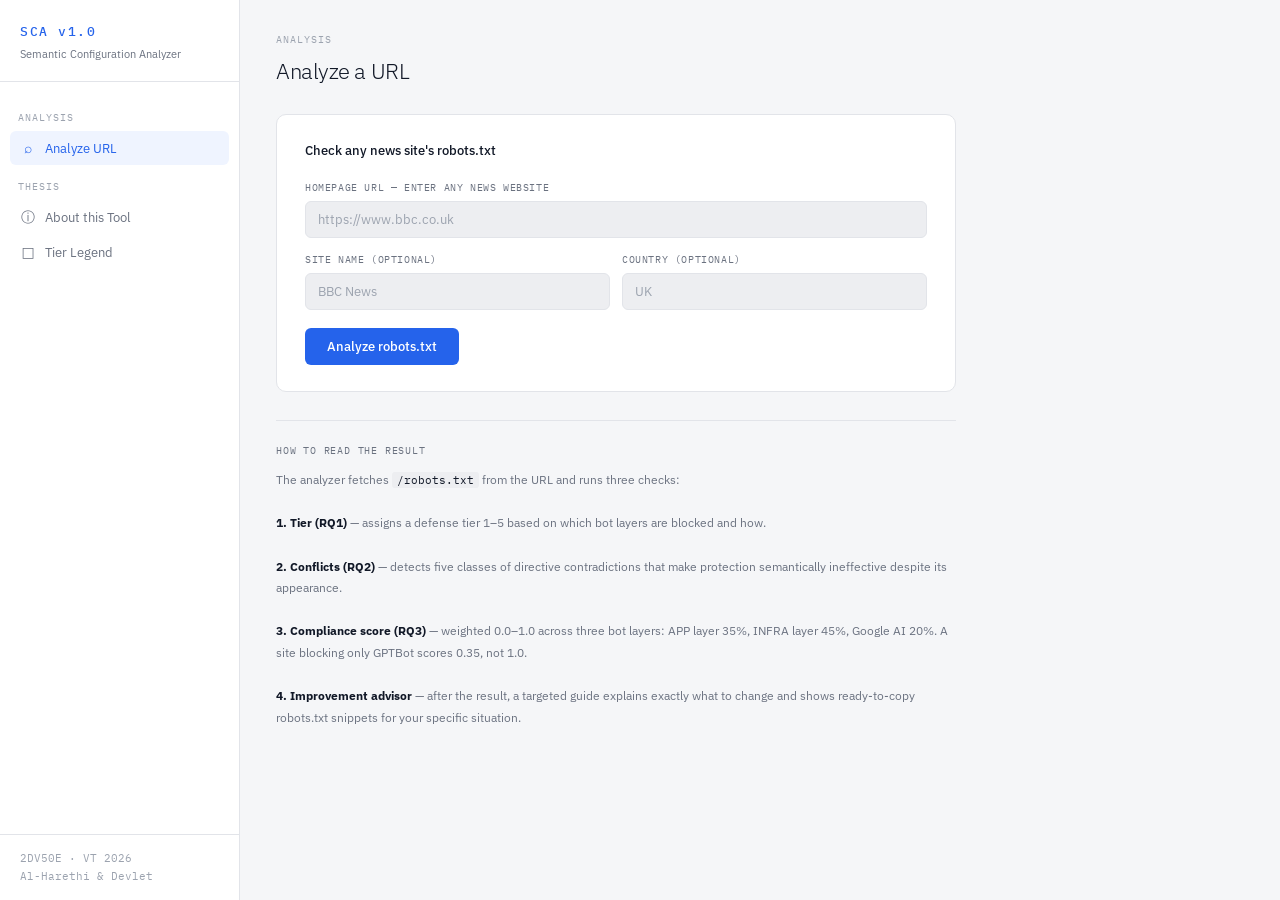
<file: src/view/web_view/index.html>
<!DOCTYPE html>
<html lang="en">
<head>
<meta charset="UTF-8" />
<meta name="viewport" content="width=device-width, initial-scale=1.0" />
<title>SCA — Semantic Configuration Analyzer</title>
<link rel="preconnect" href="https://fonts.googleapis.com" />
<link href="https://fonts.googleapis.com/css2?family=IBM+Plex+Mono:wght@400;500&family=IBM+Plex+Sans:wght@300;400;500&display=swap" rel="stylesheet" />
<link rel="stylesheet" href="css/style.css" />
<link rel="stylesheet" href="css/advisor.css" />
</head>
<body>
<div class="layout">

  <!-- ── Sidebar ── -->
  <aside class="sidebar">
    <div class="sidebar-logo">
      <div class="title">SCA v1.0</div>
      <div class="sub">Semantic Configuration Analyzer</div>
    </div>
    <nav class="nav">
      <div class="nav-label">Analysis</div>
      <button class="nav-item active" onclick="showPage('analyze',this)">
        <span class="icon">&#8981;</span> Analyze URL
      </button>
      <div class="nav-label">Thesis</div>
      <button class="nav-item" onclick="showPage('about',this)">
        <span class="icon">&#9432;</span> About this Tool
      </button>
      <button class="nav-item" onclick="showPage('legend',this)">
        <span class="icon">&#9633;</span> Tier Legend
      </button>
    </nav>
    <div class="sidebar-footer">2DV50E &middot; VT 2026<br>Al-Harethi &amp; Devlet</div>
  </aside>

  <!-- ── Main ── -->
  <main class="main">

    <!-- ══ Analyze Page ══ -->
    <div class="page active" id="page-analyze">
      <div class="page-title">Analysis</div>
      <div class="page-heading">Analyze a URL</div>

      <div class="analyze-box">
        <h3>Check any news site's robots.txt</h3>
        <div class="field">
          <label>Homepage URL — enter any news website</label>
          <input type="text" id="input-url" placeholder="https://www.bbc.co.uk" />
        </div>
        <div style="display:grid;grid-template-columns:1fr 1fr;gap:12px">
          <div class="field">
            <label>Site name (optional)</label>
            <input type="text" id="input-name" placeholder="BBC News" />
          </div>
          <div class="field">
            <label>Country (optional)</label>
            <input type="text" id="input-group" placeholder="UK" />
          </div>
        </div>
        <button class="btn-primary" id="btn-analyze" onclick="runSingleAnalysis()">
          <span id="analyze-spinner" class="spinner" style="display:none"></span>
          Analyze robots.txt
        </button>
        <div id="analyze-error" class="error-msg" style="display:none"></div>
      </div>

      <div id="single-result"></div>

      <div class="how-to-read">
        <div class="how-label">How to read the result</div>
        <div class="how-body">
          The analyzer fetches <code>/robots.txt</code> from the URL and runs three checks:<br><br>
          <strong>1. Tier (RQ1)</strong> — assigns a defense tier 1–5 based on which bot layers are blocked and how.<br><br>
          <strong>2. Conflicts (RQ2)</strong> — detects five classes of directive contradictions that make protection semantically ineffective despite its appearance.<br><br>
          <strong>3. Compliance score (RQ3)</strong> — weighted 0.0–1.0 across three bot layers: APP layer 35%, INFRA layer 45%, Google AI 20%. A site blocking only GPTBot scores 0.35, not 1.0.<br><br>
          <strong>4. Improvement advisor</strong> — after the result, a targeted guide explains exactly what to change and shows ready-to-copy robots.txt snippets for your specific situation.
        </div>
      </div>
    </div>

    <!-- ══ About Page ══ -->
    <div class="page" id="page-about">
      <div class="page-title">Thesis context</div>
      <div class="page-heading">About this Tool</div>

      <div class="about-section">
        <h2>What this thesis does</h2>
        <p>This tool is the artifact of the bachelor thesis <em>"Semantic Configuration Analysis of robots.txt for EU AI Act Compliance"</em> (2DV50E, Linnaeus University, VT 2026). It investigates whether European news publishers are effectively protecting their content from AI training data crawlers using the Robots Exclusion Protocol.</p>
        <p>Most existing tools check robots.txt in a <strong>binary way</strong> — a bot is either blocked or it is not. This tool performs <strong>semantic analysis</strong>: it checks whether the configuration is internally consistent under RFC 9309 parsing rules and whether the protection actually holds, not just on the surface.</p>
      </div>

      <div class="about-section">
        <h2>What the results mean</h2>

        <div class="about-card">
          <div class="about-card-title">Compliance status</div>
          <table class="status-table">
            <tr>
              <td class="status-label ok">COMPLIANT</td>
              <td>
                <strong>All three bot layers are blocked and no conflicts cancel that protection.</strong><br>
                The robots.txt file is semantically effective — not just syntactically present. All crawler categories
                (AI assistants, infrastructure harvesters, and Google AI) are denied access and no internal
                Allow directives override those blocks. This is the only status that represents genuine protection.
              </td>
            </tr>
            <tr>
              <td class="status-label warn">NOMINAL</td>
              <td>
                <strong>The Enumeration Fallacy — protection that appears real but is not.</strong><br>
                The site has written blocking rules but they are cancelled by competing Allow directives.
                Under RFC 9309, when an Allow and Disallow cover the same path at equal specificity,
                Allow always wins — silently. A correctly behaving crawler reads this file as granting
                full access, even though Disallow entries are present. Binary tools would classify this
                site as protected. The SCA does not. The fix is almost always a single directive removal.
              </td>
            </tr>
            <tr>
              <td class="status-label warn">PARTIAL</td>
              <td>
                <strong>Some crawler categories are blocked but not all.</strong><br>
                The compliance score reflects which layers are covered. Blocking GPTBot (APP layer, 35%)
                while leaving CCBot unblocked still means the infrastructure harvesters responsible for
                most large-scale training data collection have full access. Partial coverage is better
                than nothing but leaves real gaps. The score shows exactly how large those gaps are.
              </td>
            </tr>
            <tr>
              <td class="status-label danger">NON_COMPLIANT</td>
              <td>
                <strong>No AI protection exists.</strong><br>
                The robots.txt file either has no AI-related directives or is absent. Every
                crawler — from the user-facing AI assistants to the background training harvesters
                scraping the web at scale — has unrestricted access. The content on this site is
                freely available for use in AI model training. A single line of robots.txt is
                sufficient to change this.
              </td>
            </tr>
          </table>
        </div>

        <div class="about-card">
          <div class="about-card-title">Compliance score (0.0 to 1.0)</div>
          <p style="font-size:12px;color:var(--muted);line-height:1.8;margin-bottom:14px">
            A weighted score across three crawler layers. The weights reflect the layers' actual contribution
            to AI training data collection. The INFRA layer (CCBot, Bytespider etc.) carries the highest weight
            at 45% because these crawlers are responsible for the majority of bulk training data harvesting —
            they are less visible than GPTBot but significantly more consequential in volume.
            A site that only blocks the APP layer scores 0.35, not 1.0, because the dominant
            data collection pathway is still open.
          </p>
          <div class="layers-grid">
            <div class="layer-cell">
              <div class="layer-name">APP LAYER &middot; 35%</div>
              <div style="font-size:11px;color:var(--text)">GPTBot, ClaudeBot, ChatGPT-User, OAI-SearchBot, PerplexityBot, DeepSeekBot&hellip;</div>
            </div>
            <div class="layer-cell layer-cell--accent">
              <div class="layer-name" style="color:var(--accent)">INFRA LAYER &middot; 45%</div>
              <div style="font-size:11px;color:var(--text)">CCBot, Bytespider, FacebookBot, Diffbot, Omgilibot, AmazonBot, Timpibot&hellip;</div>
            </div>
            <div class="layer-cell">
              <div class="layer-name">GOOGLE AI &middot; 20%</div>
              <div style="font-size:11px;color:var(--text)">Google-Extended, Google-CloudVertexBot, Gemini-Deep-Research</div>
            </div>
          </div>
        </div>

        <div class="about-card">
          <div class="about-card-title">Conflict types — why more rules can mean less protection</div>
          <table class="status-table">
            <tr>
              <td class="status-label danger small">WILDCARD_OVERRIDE<br><span class="sev-tag">HIGH</span></td>
              <td>
                A wildcard <code>Allow: /</code> appears in the same section as specific <code>Disallow</code> entries.
                Because the wildcard matches every path, it always ties with or beats the specificity of any Disallow,
                causing the Allow to win. This is the classic Enumeration Fallacy pattern — the site looks protected
                but every named bot has full access.
              </td>
            </tr>
            <tr>
              <td class="status-label warn small">DUPLICATE_SECTION<br><span class="sev-tag">MEDIUM</span></td>
              <td>
                The same User-agent appears in more than one section. RFC 9309 requires parsers to merge all matching
                sections but some crawlers only process the first or last match. If one section blocks and another allows,
                the outcome depends on which section the crawler reads. Consolidate into one block per agent.
              </td>
            </tr>
            <tr>
              <td class="status-label danger small">ALLOW_DISALLOW<br><span class="sev-tag">HIGH</span></td>
              <td>
                An Allow and Disallow directive cover the same path for the same agent. RFC 9309 specifies that
                when specificity is equal, Allow wins. If both point to <code>/</code>, Allow wins silently —
                even though the intent is to block. Removing the Allow entry fixes this immediately.
              </td>
            </tr>
            <tr>
              <td class="status-label hint small">PARTIAL_BLOCK<br><span class="sev-tag">LOW</span></td>
              <td>
                A <code>Disallow: /</code> appears alongside an <code>Allow: /</code> of identical path length in the same section.
                Because they tie on specificity, Allow wins by protocol default. The bot receives access
                despite the presence of a Disallow entry.
              </td>
            </tr>
            <tr>
              <td class="status-label danger small">EMPTY_DISALLOW<br><span class="sev-tag">HIGH</span></td>
              <td>
                An empty <code>Disallow:</code> directive (no path) means "allow everything" in RFC 9309.
                When this appears alongside real blocking rules, it functions as a silent allow-all that
                a compliant crawler must honour, nullifying all other Disallow entries in that section.
              </td>
            </tr>
          </table>
        </div>
      </div>

      <div class="about-section">
        <h2>How this differs from other tools</h2>
        <div class="diff-grid">
          <div class="diff-card">
            <h4>Existing binary parsers</h4>
            <p>Standard tools check whether a specific bot appears with a Disallow directive. They answer "Is GPTBot blocked?" with yes or no. They do not check whether the block is semantically effective, whether other directives cancel it, or whether the INFRA layer is also covered.</p>
          </div>
          <div class="diff-card hl">
            <h4>This tool — semantic analysis</h4>
            <p>The SCA parses robots.txt into a structured section map and evaluates it as a semantic unit. It checks all five conflict classes, evaluates three distinct bot layers with weighted importance, and distinguishes between <em>intended</em> and <em>effective</em> protection. A site can appear protected while being fully open.</p>
          </div>
          <div class="diff-card hl">
            <h4>The Improvement Advisor</h4>
            <p>After each analysis the tool generates a personalised improvement guide: it identifies exactly what is wrong, explains why it matters, recommends the upgrade path, and provides ready-to-copy robots.txt snippets tailored to the site's current tier. No other parser produces actionable repair instructions.</p>
          </div>
        </div>
      </div>
    </div>

    <!-- ══ Legend Page ══ -->
    <div class="page" id="page-legend">
      <div class="page-title">Reference</div>
      <div class="page-heading">Tier Legend &amp; Methodology</div>
      <div style="max-width:680px">

        <div class="results-table-wrap" style="margin-bottom:24px">
          <div class="table-header">
            <h4>Defense Tier Classification</h4>
          </div>
          <table>
            <thead>
              <tr>
                <th>Tier</th>
                <th>Label</th>
                <th>Description</th>
                <th>Status</th>
              </tr>
            </thead>
            <tbody>
              <tr>
                <td><span class="tier-pill tp5">Tier 5</span></td>
                <td>True Nuclear</td>
                <td style="color:var(--muted)">Wildcard block, no exceptions. Blocks everything including Googlebot. Maximum protection, SEO sacrificed. Best for sites that do not rely on search traffic.</td>
                <td><span class="badge badge-compliant">COMPLIANT</span></td>
              </tr>
              <tr>
                <td><span class="tier-pill tp4b">Tier 4b</span></td>
                <td>Secured Nuclear</td>
                <td style="color:var(--muted)">Wildcard + Googlebot exception + Google-Extended blocked. Preserves search visibility while blocking all AI training crawlers. <strong>Recommended for most publishers.</strong></td>
                <td><span class="badge badge-compliant">COMPLIANT</span></td>
              </tr>
              <tr>
                <td><span class="tier-pill tp4a">Tier 4a</span></td>
                <td>SEO-Captive</td>
                <td style="color:var(--muted)">Wildcard + Googlebot exception but Google-Extended NOT blocked. One directive away from Tier 4b. Google's AI training crawler still has access.</td>
                <td><span class="badge badge-partial">PARTIAL</span></td>
              </tr>
              <tr>
                <td><span class="tier-pill tp3">Tier 3</span></td>
                <td>Surgical</td>
                <td style="color:var(--muted)">No wildcard. Explicit named blocks for both APP-layer and INFRA-layer bots. Effective when maintained, but requires regular updates as new crawlers emerge.</td>
                <td><span class="badge badge-compliant">COMPLIANT</span></td>
              </tr>
              <tr>
                <td><span class="tier-pill tp2">Tier 2</span></td>
                <td>Porous</td>
                <td style="color:var(--muted)">Only APP-layer bots blocked. INFRA-layer crawlers still have full access. Blocks the visible, named AI assistants while missing the infrastructure harvesters doing most of the data collection.</td>
                <td><span class="badge badge-partial">PARTIAL</span></td>
              </tr>
              <tr>
                <td><span class="tier-pill tp1">Tier 1</span></td>
                <td>Open</td>
                <td style="color:var(--muted)">No AI-specific blocking. All crawlers have unrestricted access. No opt-out signal exists in the robots.txt file.</td>
                <td><span class="badge badge-non_compliant">NON-COMPLIANT</span></td>
              </tr>
            </tbody>
          </table>
        </div>

        <div class="results-table-wrap">
          <div class="table-header"><h4>Layer Weights — Compliance Score</h4></div>
          <div style="padding:16px 18px;display:flex;flex-direction:column;gap:16px">
            <div>
              <div class="score-label">
                <span>APP LAYER — GPTBot, ClaudeBot, ChatGPT-User, OAI-SearchBot, PerplexityBot, YouBot, DeepSeekBot, MistralAI-User</span>
                <span>35%</span>
              </div>
              <div class="score-track"><div class="score-fill" style="width:35%;background:var(--accent)"></div></div>
            </div>
            <div>
              <div class="score-label">
                <span>INFRA LAYER — CCBot, FacebookBot, Bytespider, Applebot, Diffbot, Omgilibot, AmazonBot, Timpibot, ICC-Crawler&hellip; (most commonly missed)</span>
                <span>45%</span>
              </div>
              <div class="score-track"><div class="score-fill" style="width:45%;background:#1D4ED8"></div></div>
            </div>
            <div>
              <div class="score-label">
                <span>GOOGLE AI — Google-Extended, Google-CloudVertexBot, Gemini-Deep-Research</span>
                <span>20%</span>
              </div>
              <div class="score-track"><div class="score-fill" style="width:20%;background:var(--warn)"></div></div>
            </div>
          </div>
        </div>

      </div>
    </div>

  </main>
</div>

<!-- Detail drawer -->
<div class="detail-overlay" id="detail-overlay" onclick="closeDetail()">
  <div class="detail-panel" onclick="event.stopPropagation()">
    <button class="detail-close" onclick="closeDetail()">&#10005;</button>
    <div id="detail-content"></div>
  </div>
</div>

<script src="js/script.js"></script>
</body>
</html>
</file>
<file: src/view/web_view/css/style.css>
/* ── Variables ─────────────────────────────────────────────────────────────── */
:root {
  --bg:        #F5F6F8;
  --surface:   #FFFFFF;
  --surface2:  #EDEEF1;
  --border:    #E2E4E9;
  --border2:   #C8CBD4;

  --accent:    #2563EB;
  --accent2:   #1D4ED8;
  --accent-bg: #EFF4FF;

  --text:      #111827;
  --sub:       #374151;
  --muted:     #6B7280;
  --hint:      #9CA3AF;

  --danger:    #B91C1C;
  --danger-bg: #FEF2F2;
  --danger-bd: #FECACA;

  --warn:      #B45309;
  --warn-bg:   #FFFBEB;
  --warn-bd:   #FCD34D;

  --ok:        #15803D;
  --ok-bg:     #F0FDF4;
  --ok-bd:     #86EFAC;

  --mono: 'IBM Plex Mono', monospace;
  --sans: 'IBM Plex Sans', system-ui, sans-serif;

  --fs:    13px;
  --fs-sm: 11px;
  --fs-xs: 10px;
}

/* ── Reset ──────────────────────────────────────────────────────────────────── */
*, *::before, *::after { box-sizing: border-box; margin: 0; padding: 0; }

body {
  font-family: var(--sans);
  background: var(--bg);
  color: var(--text);
  min-height: 100vh;
  font-size: var(--fs);
  line-height: 1.6;
}

/* ── Layout ─────────────────────────────────────────────────────────────────── */
.layout {
  display: grid;
  grid-template-columns: 240px 1fr;
  min-height: 100vh;
}

/* ── Sidebar ────────────────────────────────────────────────────────────────── */
.sidebar {
  background: var(--surface);
  border-right: 1px solid var(--border);
  display: flex;
  flex-direction: column;
  position: sticky;
  top: 0;
  height: 100vh;
  overflow-y: auto;
}

.sidebar-logo {
  padding: 22px 20px 18px;
  border-bottom: 1px solid var(--border);
}

.sidebar-logo .title {
  font-family: var(--mono);
  font-size: 13px;
  color: var(--accent);
  letter-spacing: .12em;
  font-weight: 500;
}

.sidebar-logo .sub {
  font-size: 11px;
  color: var(--muted);
  margin-top: 3px;
}

.nav {
  padding: 14px 10px;
  flex: 1;
}

.nav-label {
  font-family: var(--mono);
  font-size: 10px;
  color: var(--hint);
  letter-spacing: .1em;
  text-transform: uppercase;
  padding: 0 8px;
  margin: 14px 0 5px;
}

.nav-item {
  display: flex;
  align-items: center;
  gap: 9px;
  padding: 8px 10px;
  border-radius: 6px;
  cursor: pointer;
  color: var(--muted);
  font-size: 13px;
  transition: background .12s, color .12s;
  border: none;
  background: none;
  width: 100%;
  text-align: left;
  font-family: var(--sans);
}

.nav-item:hover  { background: var(--surface2); color: var(--text); }
.nav-item.active { background: var(--accent-bg); color: var(--accent); }

.icon { font-size: 14px; width: 16px; text-align: center; flex-shrink: 0; }

.sidebar-footer {
  padding: 14px 20px;
  border-top: 1px solid var(--border);
  font-size: 11px;
  color: var(--hint);
  font-family: var(--mono);
  line-height: 1.7;
}

/* ── Main / Pages ───────────────────────────────────────────────────────────── */
.main { display: flex; flex-direction: column; overflow-y: auto; }

.page { display: none; padding: 32px 36px; }
.page.active { display: block; }

.page-title {
  font-family: var(--mono);
  font-size: 10px;
  color: var(--hint);
  letter-spacing: .1em;
  text-transform: uppercase;
  margin-bottom: 5px;
}

.page-heading {
  font-size: 22px;
  font-weight: 300;
  color: var(--text);
  margin-bottom: 26px;
  letter-spacing: -.02em;
}

/* ── Analyze box ────────────────────────────────────────────────────────────── */
.analyze-box {
  background: var(--surface);
  border: 1px solid var(--border);
  border-radius: 10px;
  padding: 26px 28px;
  max-width: 680px;
  margin-bottom: 24px;
}

.analyze-box h3 {
  font-size: 13px;
  font-weight: 500;
  color: var(--text);
  margin-bottom: 18px;
}

.field { margin-bottom: 14px; }

.field label {
  display: block;
  font-size: 10px;
  color: var(--muted);
  font-family: var(--mono);
  letter-spacing: .06em;
  text-transform: uppercase;
  margin-bottom: 5px;
}

.field input {
  width: 100%;
  background: var(--surface2);
  border: 1px solid var(--border);
  color: var(--text);
  padding: 9px 12px;
  border-radius: 6px;
  font-size: 13px;
  font-family: var(--sans);
  outline: none;
  transition: border-color .15s;
}

.field input:focus { border-color: var(--accent); }
.field input::placeholder { color: var(--hint); }

/* ── Buttons ────────────────────────────────────────────────────────────────── */
.btn-primary {
  display: inline-flex;
  align-items: center;
  gap: 8px;
  background: var(--accent);
  color: #fff;
  border: none;
  padding: 10px 22px;
  border-radius: 6px;
  font-size: 13px;
  font-weight: 500;
  cursor: pointer;
  font-family: var(--sans);
  transition: background .15s;
  margin-top: 4px;
}

.btn-primary:hover    { background: var(--accent2); }
.btn-primary:disabled { opacity: .5; cursor: not-allowed; }

.btn-secondary {
  display: inline-flex;
  align-items: center;
  gap: 8px;
  background: transparent;
  color: var(--text);
  border: 1px solid var(--border);
  padding: 9px 18px;
  border-radius: 6px;
  font-size: 13px;
  cursor: pointer;
  font-family: var(--sans);
}

.btn-secondary:hover { background: var(--surface2); }

/* ── Spinner ────────────────────────────────────────────────────────────────── */
.spinner {
  display: inline-block;
  width: 14px;
  height: 14px;
  border: 2px solid rgba(255,255,255,.35);
  border-top-color: #fff;
  border-radius: 50%;
  animation: spin .7s linear infinite;
}

@keyframes spin { to { transform: rotate(360deg); } }

/* ── Messages ───────────────────────────────────────────────────────────────── */
.error-msg {
  background: var(--danger-bg);
  border: 1px solid var(--danger-bd);
  color: var(--danger);
  padding: 13px 16px;
  border-radius: 6px;
  font-size: 12px;
  margin-top: 12px;
  max-width: 680px;
  line-height: 1.7;
}

.info-msg {
  background: var(--accent-bg);
  border: 1px solid #BFDBFE;
  color: var(--accent);
  padding: 11px 14px;
  border-radius: 6px;
  font-size: 12px;
  margin-top: 12px;
  max-width: 680px;
}

/* ── Result card ────────────────────────────────────────────────────────────── */
.result-card {
  background: var(--surface);
  border: 1px solid var(--border);
  border-radius: 10px;
  padding: 24px;
  max-width: 680px;
  margin-bottom: 24px;
  animation: fadeIn .3s ease;
}

@keyframes fadeIn {
  from { opacity: 0; transform: translateY(6px); }
  to   { opacity: 1; transform: none; }
}

.result-header {
  display: flex;
  align-items: flex-start;
  justify-content: space-between;
  gap: 12px;
  margin-bottom: 18px;
  padding-bottom: 16px;
  border-bottom: 1px solid var(--border);
}

.result-site-name { font-size: 15px; font-weight: 500; color: var(--text); }

.result-url {
  font-size: 11px;
  color: var(--muted);
  font-family: var(--mono);
  margin-top: 2px;
  word-break: break-all;
}

/* ── Badges ─────────────────────────────────────────────────────────────────── */
.badge {
  display: inline-flex;
  align-items: center;
  padding: 3px 9px;
  border-radius: 4px;
  font-size: 10px;
  font-weight: 500;
  font-family: var(--mono);
  letter-spacing: .04em;
  flex-shrink: 0;
  white-space: nowrap;
}

.badge-compliant    { background: var(--ok-bg);     color: var(--ok);     border: 1px solid var(--ok-bd); }
.badge-partial      { background: var(--warn-bg);   color: var(--warn);   border: 1px solid var(--warn-bd); }
.badge-nominal      { background: var(--warn-bg);   color: var(--warn);   border: 1px solid var(--warn-bd); }
.badge-non_compliant{ background: var(--danger-bg); color: var(--danger); border: 1px solid var(--danger-bd); }
.badge-error        { background: var(--surface2);  color: var(--muted);  border: 1px solid var(--border2); }

/* ── Tier bar ───────────────────────────────────────────────────────────────── */
.tier-bar {
  display: flex;
  align-items: flex-start;
  gap: 10px;
  margin-bottom: 16px;
}

.tier-pip {
  width: 10px;
  height: 10px;
  border-radius: 50%;
  flex-shrink: 0;
  margin-top: 3px;
}

.tier-text { font-size: 13px; font-weight: 500; color: var(--text); }
.tier-desc { font-size: 11px; color: var(--muted); margin-top: 2px; line-height: 1.5; }

/* ── Score bar ──────────────────────────────────────────────────────────────── */
.score-bar-wrap { margin-bottom: 16px; }

.score-label {
  display: flex;
  justify-content: space-between;
  font-size: 11px;
  color: var(--muted);
  font-family: var(--mono);
  margin-bottom: 6px;
}

.score-track {
  background: var(--surface2);
  border-radius: 3px;
  height: 6px;
  overflow: hidden;
}

.score-fill {
  height: 100%;
  border-radius: 3px;
  transition: width .6s cubic-bezier(.4,0,.2,1);
}

/* ── Layers grid ────────────────────────────────────────────────────────────── */
.layers-grid {
  display: grid;
  grid-template-columns: repeat(3,1fr);
  gap: 10px;
  margin-bottom: 16px;
}

.layer-cell {
  background: var(--surface2);
  border-radius: 6px;
  padding: 10px 12px;
  border: 1px solid var(--border);
}

.layer-cell--accent { border-color: rgba(37,99,235,.25); }

.layer-name {
  font-size: 10px;
  color: var(--muted);
  font-family: var(--mono);
  text-transform: uppercase;
  letter-spacing: .06em;
  margin-bottom: 4px;
}

.layer-status    { font-size: 12px; font-weight: 500; }
.layer-effective   { color: var(--ok); }
.layer-ineffective { color: var(--danger); }

/* ── Meaning boxes ──────────────────────────────────────────────────────────── */
.meaning-box {
  background: var(--ok-bg);
  border: 1px solid var(--ok-bd);
  border-radius: 8px;
  padding: 14px 16px;
  margin-top: 14px;
}

.meaning-box h4 {
  font-size: 10px;
  font-family: var(--mono);
  color: var(--ok);
  letter-spacing: .08em;
  text-transform: uppercase;
  margin-bottom: 7px;
}

.meaning-box p { font-size: 12px; color: var(--sub); line-height: 1.7; }

.meaning-box.warn { background: var(--warn-bg); border-color: var(--warn-bd); }
.meaning-box.warn h4 { color: var(--warn); }

.meaning-box.danger { background: var(--danger-bg); border-color: var(--danger-bd); }
.meaning-box.danger h4 { color: var(--danger); }

/* ── Conflicts ──────────────────────────────────────────────────────────────── */
.conflicts-list { margin-top: 14px; }

.conflict-item {
  background: var(--surface2);
  border: 1px solid var(--border);
  border-left: 3px solid var(--warn-bd);
  border-radius: 0 6px 6px 0;
  padding: 9px 13px;
  margin-bottom: 7px;
  font-size: 12px;
}

.conflict-item.high { border-left-color: var(--danger); }

.conflict-type {
  font-family: var(--mono);
  color: var(--hint);
  font-size: 10px;
  margin-bottom: 3px;
  letter-spacing: .04em;
}

.conflict-agent { color: var(--text); font-weight: 500; font-size: 12px; }

.conflict-detail {
  color: var(--muted);
  margin-top: 4px;
  font-size: 11px;
  line-height: 1.6;
}

/* ── How-to-read block ──────────────────────────────────────────────────────── */
.how-to-read {
  max-width: 680px;
  margin-top: 28px;
  padding-top: 22px;
  border-top: 1px solid var(--border);
}

.how-label {
  font-size: 10px;
  font-family: var(--mono);
  color: var(--muted);
  letter-spacing: .08em;
  text-transform: uppercase;
  margin-bottom: 10px;
}

.how-body {
  font-size: 12px;
  color: var(--muted);
  line-height: 1.8;
}

.how-body strong { color: var(--text); }

/* ── About section ──────────────────────────────────────────────────────────── */
.about-section {
  max-width: 720px;
  margin-bottom: 36px;
}

.about-section h2 {
  font-size: 14px;
  font-weight: 500;
  color: var(--text);
  margin-bottom: 13px;
  padding-bottom: 9px;
  border-bottom: 1px solid var(--border);
}

.about-section p {
  font-size: 13px;
  color: var(--muted);
  line-height: 1.8;
  margin-bottom: 11px;
}

.about-card {
  background: var(--surface2);
  border-radius: 8px;
  padding: 18px 20px;
  margin-bottom: 14px;
}

.about-card-title {
  font-family: var(--mono);
  font-size: 10px;
  color: var(--accent);
  letter-spacing: .08em;
  text-transform: uppercase;
  margin-bottom: 12px;
}

/* ── Status table ───────────────────────────────────────────────────────────── */
.status-table {
  width: 100%;
  font-size: 12px;
  border-collapse: collapse;
}

.status-table td {
  padding: 9px 0;
  border-bottom: 1px solid var(--border);
  vertical-align: top;
  color: var(--muted);
  line-height: 1.6;
}

.status-table tr:last-child td { border-bottom: none; }

.status-label {
  width: 140px;
  font-family: var(--mono);
  font-weight: 500;
  font-size: 11px;
  padding-right: 12px !important;
  line-height: 1.5;
}

.status-label.ok     { color: var(--ok); }
.status-label.warn   { color: var(--warn); }
.status-label.danger { color: var(--danger); }
.status-label.hint   { color: var(--hint); }
.status-label.small  { font-size: 10px; }

.sev-tag {
  font-size: 9px;
  font-weight: 400;
  color: var(--hint);
  letter-spacing: .04em;
}

/* ── Diff grid ──────────────────────────────────────────────────────────────── */
.diff-grid {
  display: grid;
  grid-template-columns: 1fr 1fr;
  gap: 12px;
  margin-top: 12px;
}

.diff-card {
  background: var(--surface2);
  border: 1px solid var(--border);
  border-radius: 8px;
  padding: 15px 16px;
}

.diff-card.hl {
  border-color: rgba(37,99,235,.25);
  background: var(--accent-bg);
}

.diff-card h4 {
  font-size: 11px;
  font-family: var(--mono);
  color: var(--muted);
  letter-spacing: .06em;
  margin-bottom: 9px;
}

.diff-card.hl h4 { color: var(--accent); }

.diff-card p { font-size: 12px; color: var(--muted); line-height: 1.7; }

/* ── Results table ──────────────────────────────────────────────────────────── */
.results-table-wrap {
  background: var(--surface);
  border: 1px solid var(--border);
  border-radius: 8px;
  overflow: hidden;
}

.table-header {
  display: flex;
  align-items: center;
  justify-content: space-between;
  padding: 13px 17px;
  border-bottom: 1px solid var(--border);
}

.table-header h4 {
  font-size: 11px;
  font-family: var(--mono);
  color: var(--muted);
  letter-spacing: .08em;
  text-transform: uppercase;
}

.filter-row { display: flex; gap: 8px; }

.filter-select {
  background: var(--surface2);
  border: 1px solid var(--border);
  color: var(--text);
  padding: 5px 9px;
  border-radius: 5px;
  font-size: 11px;
  font-family: var(--mono);
  outline: none;
}

table { width: 100%; border-collapse: collapse; font-size: 12px; }

thead th {
  padding: 9px 15px;
  text-align: left;
  font-size: 10px;
  color: var(--hint);
  font-family: var(--mono);
  letter-spacing: .07em;
  text-transform: uppercase;
  border-bottom: 1px solid var(--border);
  background: var(--surface2);
}

tbody tr {
  border-bottom: 1px solid var(--border);
  cursor: pointer;
  transition: background .1s;
}

tbody tr:last-child { border-bottom: none; }
tbody tr:hover      { background: var(--surface2); }

tbody td {
  padding: 9px 15px;
  color: var(--sub);
  font-family: var(--mono);
  font-size: 11px;
}

.name-col {
  font-family: var(--sans) !important;
  font-size: 12px !important;
  font-weight: 500 !important;
  color: var(--text) !important;
}

/* ── Tier pills ─────────────────────────────────────────────────────────────── */
.tier-pill {
  display: inline-block;
  padding: 2px 7px;
  border-radius: 3px;
  font-size: 10px;
  font-weight: 500;
  font-family: var(--mono);
}

.tp5  { background: rgba(185,28,28,.12);  color: #DC2626; }
.tp4b { background: rgba(37,99,235,.12);  color: #2563EB; }
.tp4a { background: rgba(109,40,217,.12); color: #7C3AED; }
.tp3  { background: rgba(21,128,61,.12);  color: #15803D; }
.tp2  { background: rgba(180,83,9,.12);   color: #B45309; }
.tp1  { background: rgba(107,114,128,.12);color: #6B7280; }

/* ── Detail drawer ──────────────────────────────────────────────────────────── */
.detail-overlay {
  display: none;
  position: fixed;
  inset: 0;
  background: rgba(0,0,0,.45);
  z-index: 100;
}

.detail-overlay.open { display: block; }

.detail-panel {
  position: fixed;
  right: 0;
  top: 0;
  bottom: 0;
  width: 520px;
  background: var(--surface);
  border-left: 1px solid var(--border);
  overflow-y: auto;
  padding: 28px 26px;
  z-index: 101;
  animation: slideIn .22s ease;
}

@keyframes slideIn {
  from { transform: translateX(36px); opacity: 0; }
  to   { transform: none; opacity: 1; }
}

.detail-close {
  position: absolute;
  top: 16px;
  right: 18px;
  background: none;
  border: none;
  color: var(--muted);
  cursor: pointer;
  font-size: 16px;
  line-height: 1;
  padding: 4px;
  border-radius: 4px;
  transition: background .1s, color .1s;
}

.detail-close:hover { background: var(--surface2); color: var(--text); }

/* ── robots.txt inspector ───────────────────────────────────────────────────── */
.insp-line {
  display: flex;
  align-items: baseline;
  gap: 0;
  padding: 0 8px;
  min-height: 22px;
}

.insp-line:hover { background: rgba(0,0,0,.025); }

.insp-ln {
  flex-shrink: 0;
  width: 32px;
  font-family: var(--mono);
  font-size: 10px;
  color: var(--hint);
  text-align: right;
  padding-right: 10px;
  user-select: none;
  line-height: 22px;
}

.insp-lc {
  flex: 1;
  font-family: var(--mono);
  font-size: 11px;
  line-height: 22px;
  white-space: pre-wrap;
  word-break: break-all;
}

/* Inspector row backgrounds */
.insp-line-blocked { background: #F0FDF4; }
.insp-line-allow   { background: #FFFBEB; }
.insp-line-agent   { background: #EFF6FF; }
.insp-line-high    { background: #FEF2F2; }
.insp-line-med     { background: #FFFBEB; }
.insp-line-low     { background: #F9FAFB; }

/* Inspector marker badges */
.insp-mark {
  display: inline-flex;
  align-items: center;
  justify-content: center;
  width: 14px;
  height: 14px;
  border-radius: 3px;
  font-size: 9px;
  font-weight: 700;
  margin-left: 5px;
  vertical-align: middle;
  cursor: help;
  flex-shrink: 0;
}

.insp-mark-ok   { background: #D1FAE5; color: #065F46; }
.insp-mark-high { background: #FEE2E2; color: #991B1B; }
.insp-mark-med  { background: #FEF3C7; color: #92400E; }
.insp-mark-low  { background: #F3F4F6; color: #6B7280; }

/* Syntax colours */
.syn-comment { color: var(--hint); font-style: italic; }
.syn-key     { color: var(--accent); }
.syn-ua      { color: #7C3AED; }
.syn-dis     { color: var(--danger); }
.syn-allow   { color: var(--ok); }
.syn-val     { color: var(--muted); }

/* ── code inline ────────────────────────────────────────────────────────────── */
code {
  font-family: var(--mono);
  font-size: 11px;
  background: var(--surface2);
  padding: 1px 5px;
  border-radius: 3px;
  color: var(--text);
}
</file>
<file: src/view/web_view/css/advisor.css>
/* ═══════════════════════════════════════════════════════════════════════════
   ADVISOR CARD
═══════════════════════════════════════════════════════════════════════════ */

.advisor-card {
  background: var(--surface);
  border: 1px solid var(--border);
  border-top: 3px solid var(--accent);
  border-radius: 10px;
  padding: 24px;
  max-width: 680px;
  margin-bottom: 24px;
  animation: fadeIn .35s ease;
}

.advisor-card.advisor-perfect {
  border-top-color: var(--ok);
}

.advisor-header {
  display: flex;
  align-items: flex-start;
  gap: 14px;
  margin-bottom: 20px;
  padding-bottom: 16px;
  border-bottom: 1px solid var(--border);
}

.advisor-icon {
  display: flex;
  align-items: center;
  justify-content: center;
  width: 32px;
  height: 32px;
  border-radius: 50%;
  background: var(--ok-bg);
  color: var(--ok);
  font-size: 15px;
  flex-shrink: 0;
  margin-top: 2px;
}

.advisor-icon-warn {
  background: var(--warn-bg);
  color: var(--warn);
  font-size: 13px;
}

.advisor-title {
  font-size: 14px;
  font-weight: 500;
  color: var(--text);
  margin-bottom: 3px;
}

.advisor-sub {
  font-size: 11px;
  color: var(--muted);
  font-family: var(--mono);
}

.advisor-body {
  font-size: 13px;
  color: var(--muted);
  line-height: 1.8;
}

/* ── Upgrade path ─────────────────────────────────────────────────────────── */
.upgrade-path {
  margin-bottom: 22px;
}

.upgrade-path-label {
  font-size: 10px;
  font-family: var(--mono);
  color: var(--hint);
  letter-spacing: .08em;
  text-transform: uppercase;
  margin-bottom: 12px;
}

.upgrade-steps {
  display: flex;
  align-items: center;
  gap: 0;
  overflow-x: auto;
  padding-bottom: 4px;
}

.upgrade-step {
  display: flex;
  flex-direction: column;
  align-items: center;
  gap: 6px;
  flex-shrink: 0;
}

.step-dot {
  width: 12px;
  height: 12px;
  border-radius: 50%;
  background: var(--border2);
  border: 2px solid var(--border2);
  transition: background .2s;
}

.step-label {
  font-size: 9px;
  font-family: var(--mono);
  color: var(--hint);
  letter-spacing: .04em;
  white-space: nowrap;
}

.step-connector {
  flex: 1;
  height: 2px;
  background: var(--border);
  min-width: 24px;
  margin-bottom: 18px;
}

.step-current .step-dot  { background: var(--warn); border-color: var(--warn); }
.step-current .step-label { color: var(--warn); font-weight: 500; }

.step-target .step-dot  { background: var(--accent); border-color: var(--accent); box-shadow: 0 0 0 3px rgba(37,99,235,.15); }
.step-target .step-label { color: var(--accent); font-weight: 500; }

.step-passed .step-dot  { background: var(--ok); border-color: var(--ok); }
.step-passed .step-label { color: var(--ok); }

.step-future .step-dot  { background: var(--surface2); }
.step-future .step-label { color: var(--hint); }

.upgrade-legend {
  display: flex;
  gap: 18px;
  margin-top: 10px;
}

.leg-current { font-size: 10px; color: var(--warn); font-family: var(--mono); }
.leg-target  { font-size: 10px; color: var(--accent); font-family: var(--mono); }

/* ── Advisor issues ───────────────────────────────────────────────────────── */
.advisor-issues {
  display: flex;
  flex-direction: column;
  gap: 14px;
  margin-bottom: 24px;
}

.advisor-issue {
  background: var(--surface2);
  border: 1px solid var(--border);
  border-radius: 8px;
  padding: 14px 16px;
}

.advisor-issue-header {
  display: flex;
  align-items: center;
  gap: 10px;
  margin-bottom: 8px;
}

.advisor-sev {
  font-size: 9px;
  font-family: var(--mono);
  font-weight: 500;
  padding: 2px 7px;
  border-radius: 3px;
  flex-shrink: 0;
  letter-spacing: .04em;
}

.advisor-sev-CRITICAL { background: #FEE2E2; color: #991B1B; }
.advisor-sev-HIGH     { background: #FEF3C7; color: #92400E; }
.advisor-sev-MEDIUM   { background: #EFF6FF; color: #1D4ED8; }
.advisor-sev-LOW      { background: var(--surface2); color: var(--hint); border: 1px solid var(--border); }
.advisor-sev-INFO     { background: var(--ok-bg); color: var(--ok); }

.advisor-issue-title {
  font-size: 12px;
  font-weight: 500;
  color: var(--text);
}

.advisor-issue-body {
  font-size: 12px;
  color: var(--muted);
  line-height: 1.75;
}

.advisor-snippet-wrap {
  margin-top: 12px;
}

.advisor-snippet-label {
  font-size: 9px;
  font-family: var(--mono);
  color: var(--hint);
  letter-spacing: .08em;
  text-transform: uppercase;
  margin-bottom: 6px;
}

.advisor-snippet {
  background: #0F172A;
  color: #E2E8F0;
  border-radius: 6px;
  padding: 14px 16px;
  font-family: var(--mono);
  font-size: 11px;
  line-height: 1.9;
  overflow-x: auto;
  white-space: pre;
  margin: 0;
}

/* ── Tier explainer ───────────────────────────────────────────────────────── */
.tier-explainer {
  border-top: 1px solid var(--border);
  padding-top: 20px;
  margin-top: 4px;
}

.tier-explainer-title {
  font-size: 10px;
  font-family: var(--mono);
  color: var(--muted);
  letter-spacing: .08em;
  text-transform: uppercase;
  margin-bottom: 14px;
}

.tier-options {
  display: flex;
  flex-direction: column;
  gap: 10px;
}

.tier-option {
  background: var(--surface2);
  border: 1px solid var(--border);
  border-radius: 8px;
  padding: 14px 16px;
  transition: border-color .15s;
}

.tier-option-recommended {
  background: var(--accent-bg);
  border-color: rgba(37,99,235,.25);
}

.tier-option-current {
  border-color: var(--warn);
  background: var(--warn-bg);
}

.tier-option-header {
  display: flex;
  align-items: center;
  gap: 10px;
  margin-bottom: 8px;
  flex-wrap: wrap;
}

.tier-option-name {
  font-size: 12px;
  font-weight: 500;
  color: var(--text);
}

.tier-option-tag {
  font-size: 10px;
  font-family: var(--mono);
  color: var(--muted);
  margin-left: auto;
}

.tier-option-tag-rec {
  color: var(--accent);
}

.tier-option-tag-bad {
  color: var(--danger);
}

.tier-option p {
  font-size: 12px;
  color: var(--muted);
  line-height: 1.75;
}

/* ═══════════════════════════════════════════════════════════════════════════
   ENHANCED MEANING BOX
═══════════════════════════════════════════════════════════════════════════ */

.meaning-box {
  background: var(--ok-bg);
  border: 1px solid var(--ok-bd);
  border-radius: 8px;
  padding: 16px 18px;
  margin-top: 14px;
}

.meaning-box.warn   { background: var(--warn-bg);   border-color: var(--warn-bd); }
.meaning-box.danger { background: var(--danger-bg);  border-color: var(--danger-bd); }

.meaning-header {
  display: flex;
  align-items: center;
  gap: 9px;
  margin-bottom: 9px;
}

.meaning-icon {
  font-size: 14px;
  flex-shrink: 0;
  color: var(--ok);
}

.meaning-box.warn   .meaning-icon { color: var(--warn); }
.meaning-box.danger .meaning-icon { color: var(--danger); }

.meaning-box h4 {
  font-size: 12px;
  font-weight: 500;
  color: var(--ok);
  margin: 0;
}

.meaning-box.warn   h4 { color: var(--warn); }
.meaning-box.danger h4 { color: var(--danger); }

.meaning-box p {
  font-size: 12px;
  color: var(--sub);
  line-height: 1.75;
  margin-bottom: 10px;
}

.meaning-details {
  display: flex;
  flex-direction: column;
  gap: 5px;
  margin-top: 6px;
  padding-top: 10px;
  border-top: 1px solid rgba(0,0,0,.06);
}

.meaning-detail-item {
  font-size: 11px;
  font-family: var(--mono);
  color: var(--sub);
  padding: 3px 0;
  padding-left: 14px;
  position: relative;
  line-height: 1.5;
}

.meaning-detail-item::before {
  content: '–';
  position: absolute;
  left: 0;
  color: var(--hint);
}
</file>
